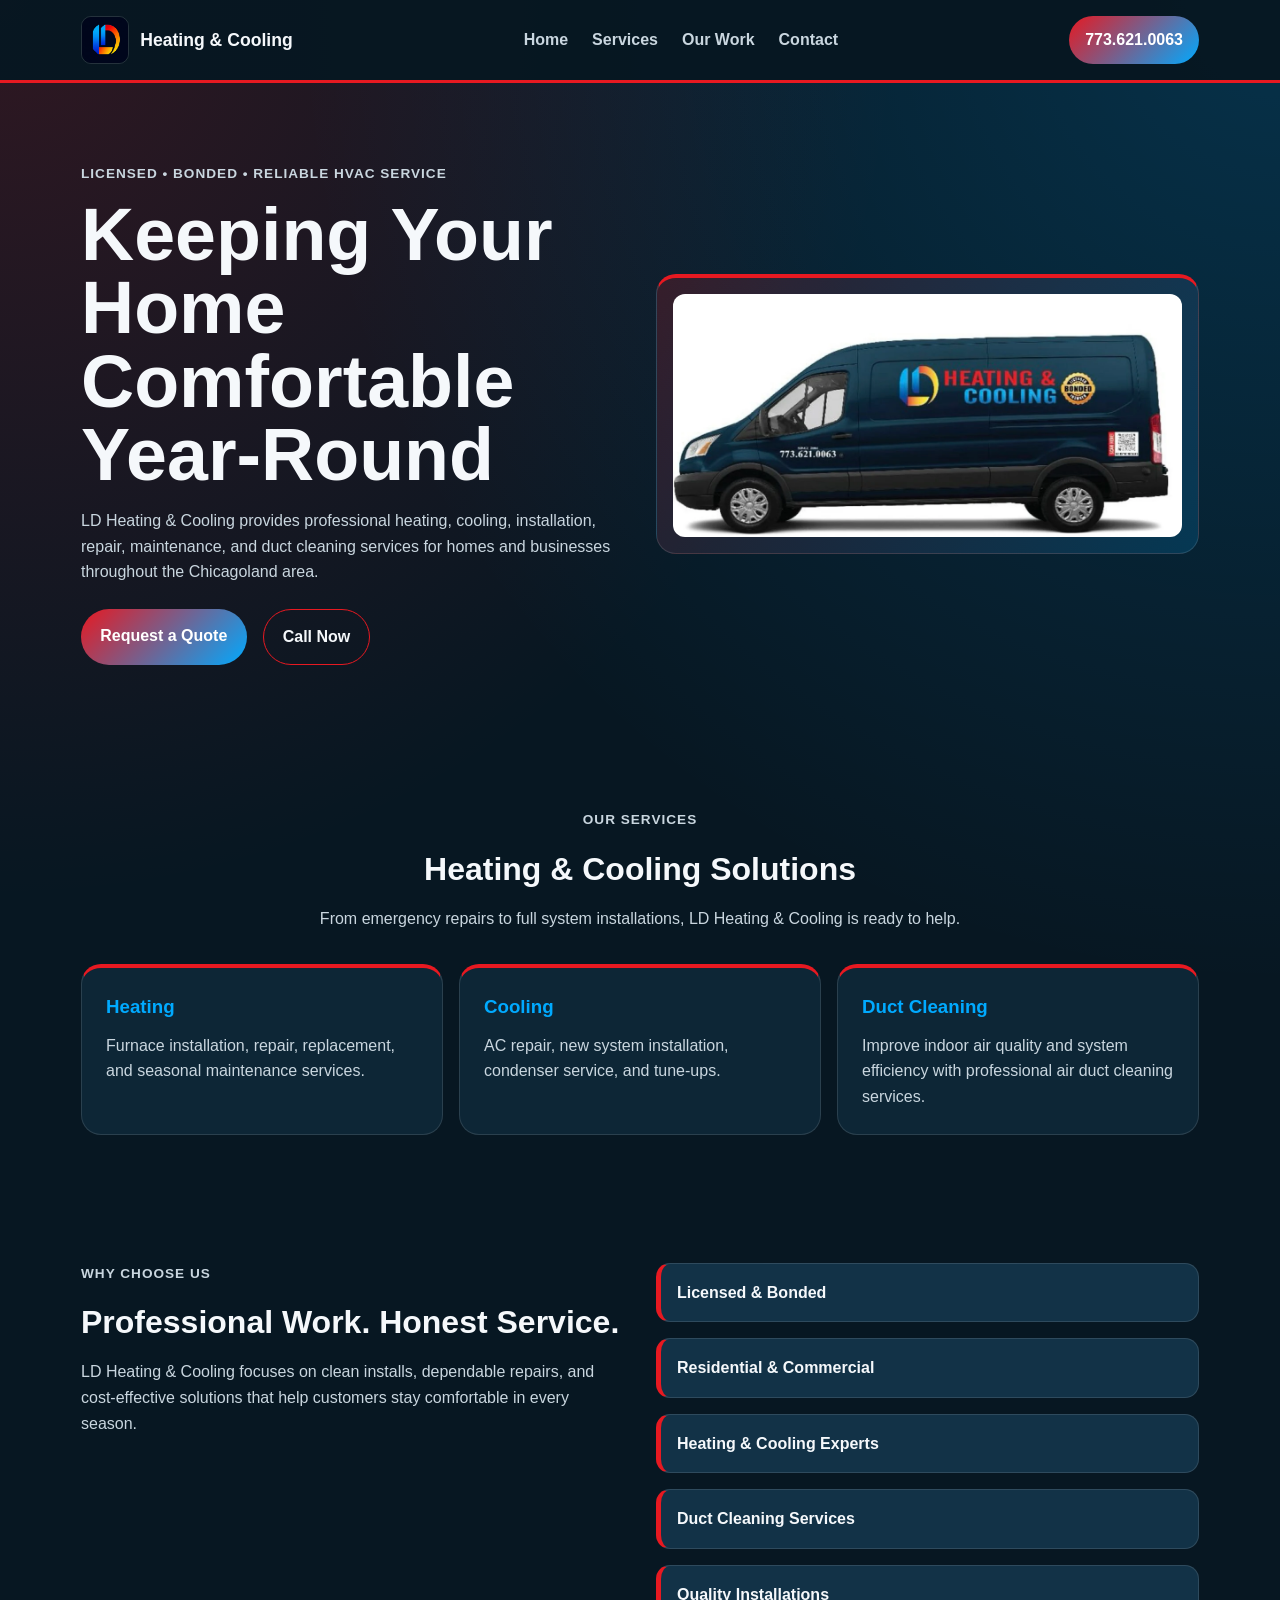
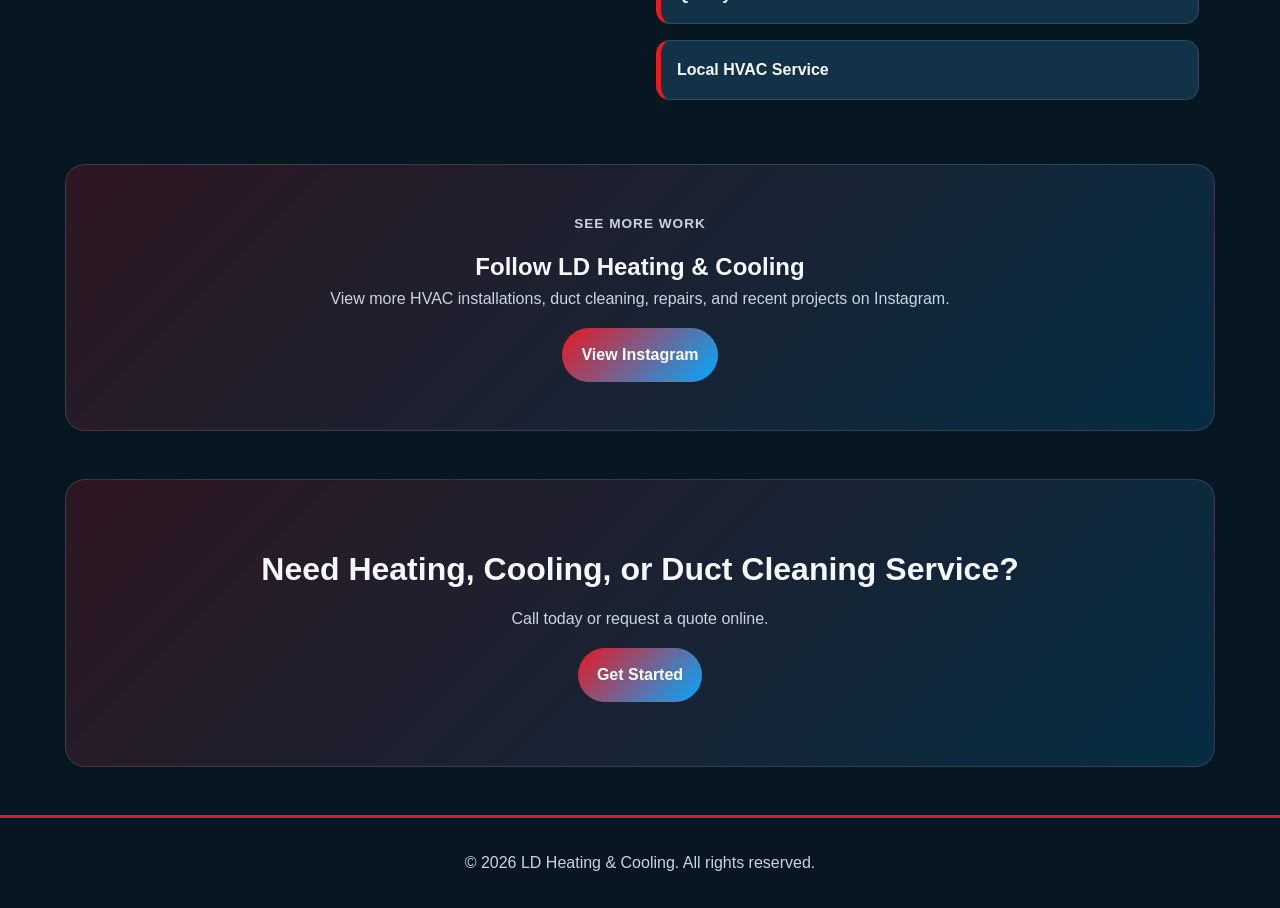
<file: index.html>
<!DOCTYPE html>
<html lang="en">
<head>
  <meta charset="UTF-8">
  <meta name="viewport" content="width=device-width, initial-scale=1.0">
  <title>LD Heating & Cooling</title>
  <link rel="stylesheet" href="styles.css">
</head>

<body>
  <header class="site-header">
    <nav class="navbar">
      <a href="index.html" class="logo">
        <img src="images/LDLogo.png" alt="LD Heating and Cooling logo" class="logo-img">
        <span>Heating & Cooling</span>
      </a>

      <ul class="nav-links">
        <li><a href="index.html">Home</a></li>
        <li><a href="services.html">Services</a></li>
        <li><a href="gallery.html">Our Work</a></li>
        <li><a href="contact.html">Contact</a></li>
      </ul>

      <a href="tel:7736210063" class="nav-phone">773.621.0063</a>
    </nav>
  </header>

  <main>

    <section class="hero">
      <div class="hero-content">
        <p class="eyebrow">Licensed • Bonded • Reliable HVAC Service</p>

        <h1>Keeping Your Home Comfortable Year-Round</h1>

        <p>
          LD Heating & Cooling provides professional heating, cooling,
          installation, repair, maintenance, and duct cleaning services
          for homes and businesses throughout the Chicagoland area.
        </p>

        <div class="hero-buttons">
          <a href="contact.html" class="btn primary">Request a Quote</a>
          <a href="tel:7736210063" class="btn secondary">Call Now</a>
        </div>
      </div>

      <div class="hero-image">
        <img src="images/LDvan.webp" alt="LD Heating and Cooling service truck">
      </div>
    </section>

    <section class="services-preview">
      <div class="section-heading">
        <p class="eyebrow">Our Services</p>

        <h2>Heating & Cooling Solutions</h2>

        <p>
          From emergency repairs to full system installations,
          LD Heating & Cooling is ready to help.
        </p>
      </div>

      <div class="service-grid">

        <article class="service-card">
          <h3>Heating</h3>

          <p>
            Furnace installation, repair, replacement,
            and seasonal maintenance services.
          </p>
        </article>

        <article class="service-card">
          <h3>Cooling</h3>

          <p>
            AC repair, new system installation,
            condenser service, and tune-ups.
          </p>
        </article>

        <article class="service-card">
          <h3>Duct Cleaning</h3>

          <p>
            Improve indoor air quality and system efficiency
            with professional air duct cleaning services.
          </p>
        </article>

      </div>
    </section>

    <section class="why-us">
      <div>
        <p class="eyebrow">Why Choose Us</p>

        <h2>Professional Work. Honest Service.</h2>

        <p>
          LD Heating & Cooling focuses on clean installs,
          dependable repairs, and cost-effective solutions
          that help customers stay comfortable in every season.
        </p>
      </div>

      <div class="why-list">
        <div>Licensed & Bonded</div>
        <div>Residential & Commercial</div>
        <div>Heating & Cooling Experts</div>
        <div>Duct Cleaning Services</div>
        <div>Quality Installations</div>
        <div>Local HVAC Service</div>
      </div>
    </section>
<section class="social-section">

  <p class="eyebrow">See More Work</p>

  <h2>Follow LD Heating & Cooling</h2>

  <p>
    View more HVAC installations, duct cleaning,
    repairs, and recent projects on Instagram.
  </p>

  <a
    href="https://www.instagram.com/ldheatingandcooling/"
    target="_blank"
    class="btn primary"
  >
    View Instagram
  </a>

</section>
    <section class="cta">
      <h2>Need Heating, Cooling, or Duct Cleaning Service?</h2>

      <p>
        Call today or request a quote online.
      </p>

      <a href="contact.html" class="btn primary">
        Get Started
      </a>
    </section>

  </main>

  <footer>
    <p>&copy; 2026 LD Heating & Cooling. All rights reserved.</p>
  </footer>
</body>
</html>
</file>
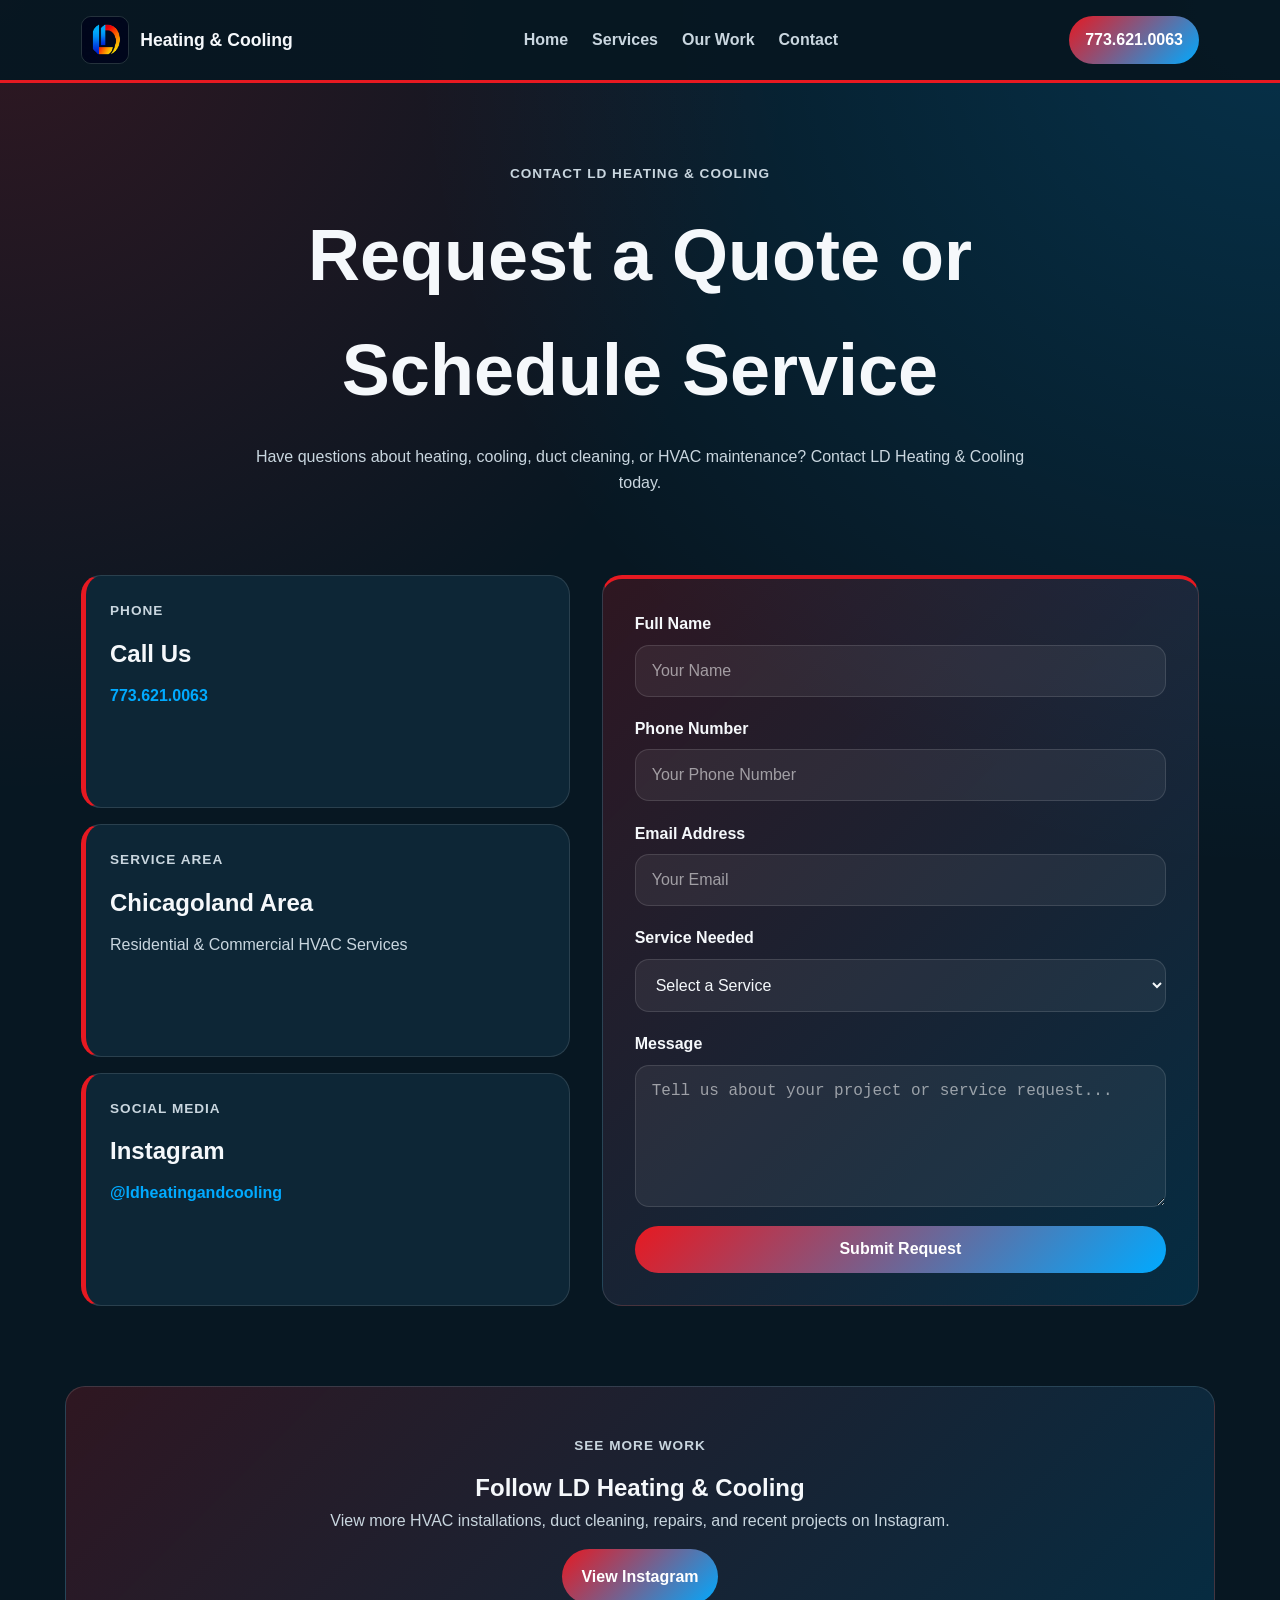
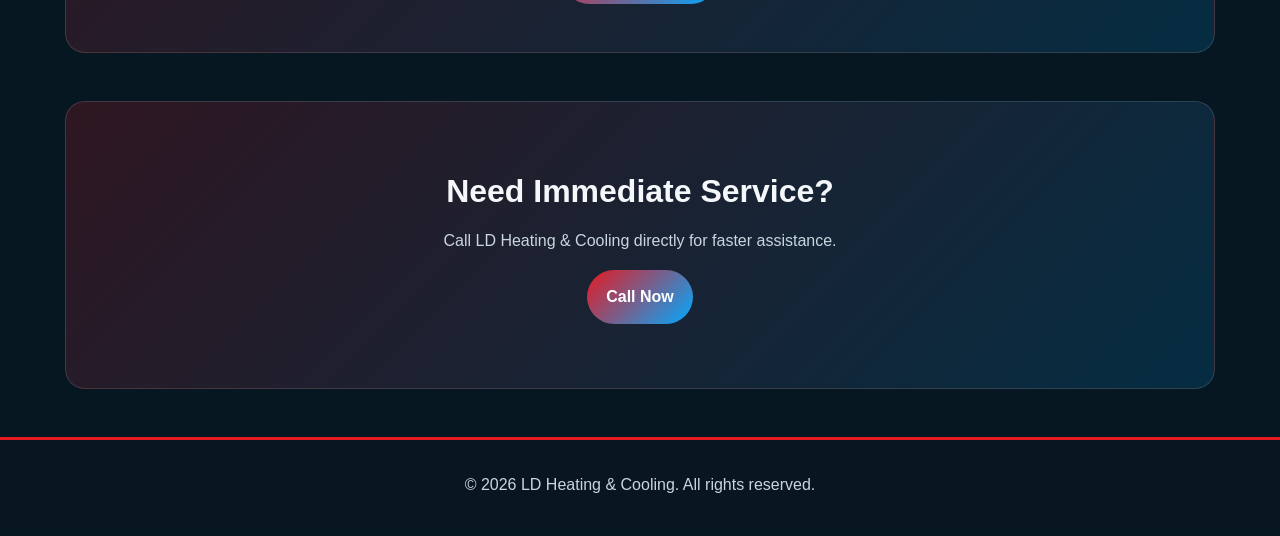
<file: contact.html>
<!DOCTYPE html>
<html lang="en">
<head>
  <meta charset="UTF-8">
  <meta name="viewport" content="width=device-width, initial-scale=1.0">
  <title>Contact | LD Heating & Cooling</title>
  <link rel="stylesheet" href="styles.css">
</head>

<body>

  <header class="site-header">
    <nav class="navbar">

      <a href="index.html" class="logo">
        <img src="images/LDLogo.png" alt="LD Heating and Cooling logo" class="logo-img">
        <span>Heating & Cooling</span>
      </a>

      <ul class="nav-links">
        <li><a href="index.html">Home</a></li>
        <li><a href="services.html">Services</a></li>
        <li><a href="gallery.html">Our Work</a></li>
        <li><a href="contact.html">Contact</a></li>
      </ul>

      <a href="tel:7736210063" class="nav-phone">773.621.0063</a>

    </nav>
  </header>

  <main>

    <!-- HERO -->

    <section class="page-hero">

      <div class="page-hero-content">

        <p class="eyebrow">Contact LD Heating & Cooling</p>

        <h1>Request a Quote or Schedule Service</h1>

        <p>
          Have questions about heating, cooling,
          duct cleaning, or HVAC maintenance?
          Contact LD Heating & Cooling today.
        </p>

      </div>

    </section>

    <!-- CONTACT SECTION -->

    <section class="contact-section">

      <!-- LEFT SIDE -->

      <div class="contact-info">

        <div class="contact-card">

          <p class="eyebrow">Phone</p>

          <h2>Call Us</h2>

          <a href="tel:7736210063" class="contact-link">
            773.621.0063
          </a>

        </div>

        <div class="contact-card">

          <p class="eyebrow">Service Area</p>

          <h2>Chicagoland Area</h2>

          <p>
            Residential & Commercial HVAC Services
          </p>

        </div>

        <div class="contact-card">

          <p class="eyebrow">Social Media</p>

          <h2>Instagram</h2>

          <a
            href="https://www.instagram.com/ldheatingandcooling/"
            target="_blank"
            class="contact-link"
          >
            @ldheatingandcooling
          </a>

        </div>

      </div>

      <!-- RIGHT SIDE -->

      <div class="contact-form-wrapper">

        <form class="contact-form">

          <div class="form-group">
            <label for="name">Full Name</label>

            <input
              type="text"
              id="name"
              name="name"
              placeholder="Your Name"
              required
            >
          </div>

          <div class="form-group">
            <label for="phone">Phone Number</label>

            <input
              type="tel"
              id="phone"
              name="phone"
              placeholder="Your Phone Number"
              required
            >
          </div>

          <div class="form-group">
            <label for="email">Email Address</label>

            <input
              type="email"
              id="email"
              name="email"
              placeholder="Your Email"
            >
          </div>

          <div class="form-group">
            <label for="service">Service Needed</label>

            <select id="service" name="service">

              <option value="">Select a Service</option>

              <option value="heating">
                Heating Service
              </option>

              <option value="cooling">
                Cooling Service
              </option>

              <option value="duct-cleaning">
                Duct Cleaning
              </option>

              <option value="maintenance">
                HVAC Maintenance
              </option>

              <option value="other">
                Other
              </option>

            </select>
          </div>

          <div class="form-group">
            <label for="message">Message</label>

            <textarea
              id="message"
              name="message"
              rows="6"
              placeholder="Tell us about your project or service request..."
            ></textarea>
          </div>

          <button type="submit" class="btn primary">
            Submit Request
          </button>

        </form>

      </div>

    </section>

    <!-- CTA -->
<section class="social-section">

  <p class="eyebrow">See More Work</p>

  <h2>Follow LD Heating & Cooling</h2>

  <p>
    View more HVAC installations, duct cleaning,
    repairs, and recent projects on Instagram.
  </p>

  <a
    href="https://www.instagram.com/ldheatingandcooling/"
    target="_blank"
    class="btn primary"
  >
    View Instagram
  </a>

</section>
    <section class="cta">

      <h2>Need Immediate Service?</h2>

      <p>
        Call LD Heating & Cooling directly for faster assistance.
      </p>

      <a href="tel:7736210063" class="btn primary">
        Call Now
      </a>

    </section>

  </main>

  <footer>
    <p>&copy; 2026 LD Heating & Cooling. All rights reserved.</p>
  </footer>

</body>
</html>
</file>
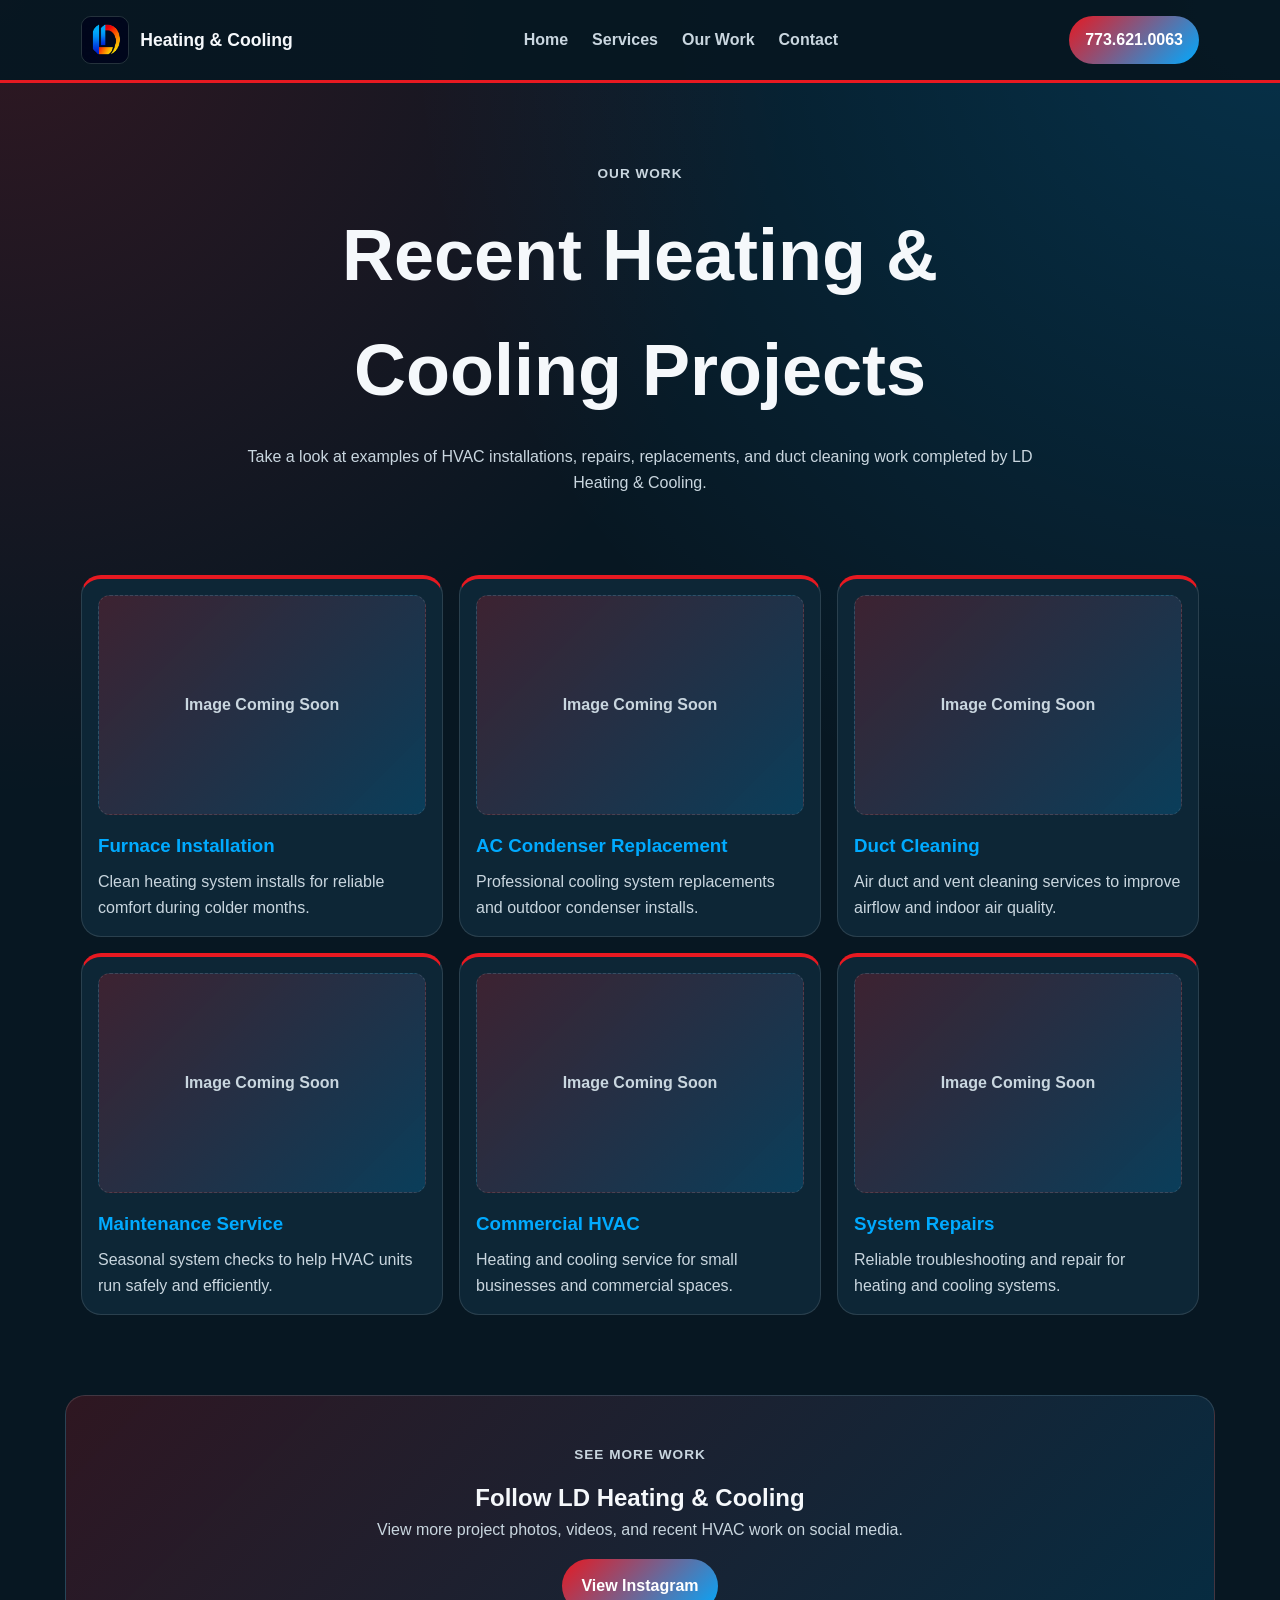
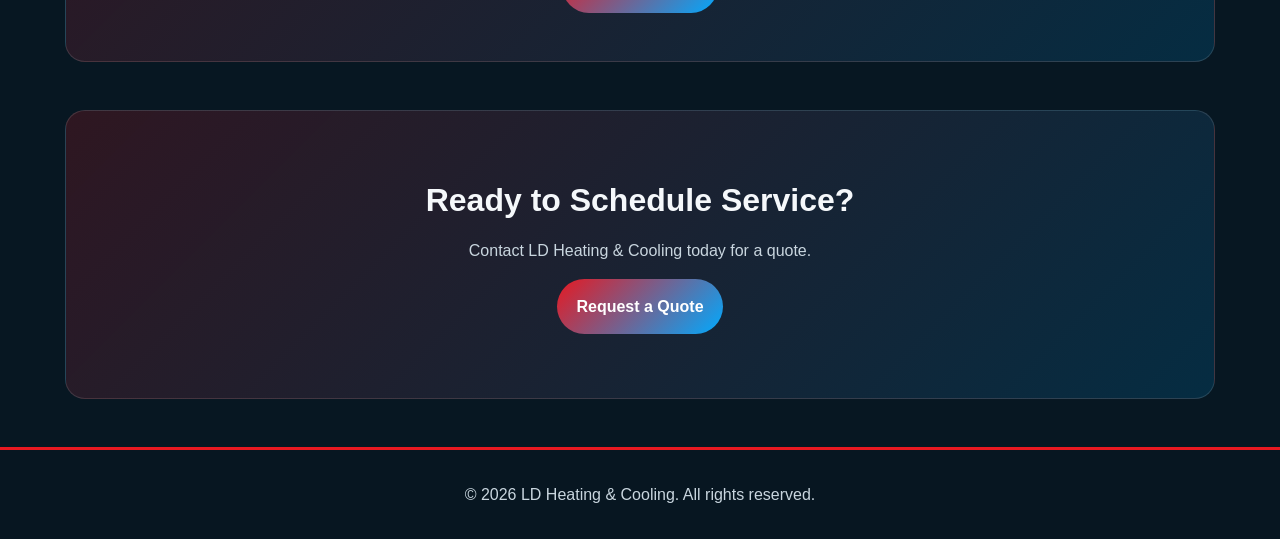
<file: gallery.html>
<!DOCTYPE html>
<html lang="en">
<head>
  <meta charset="UTF-8">
  <meta name="viewport" content="width=device-width, initial-scale=1.0">
  <title>Our Work | LD Heating & Cooling</title>
  <link rel="stylesheet" href="styles.css">
</head>

<body>
  <header class="site-header">
    <nav class="navbar">
      <a href="index.html" class="logo">
        <img src="images/LDLogo.png" alt="LD Heating and Cooling logo" class="logo-img">
        <span>Heating & Cooling</span>
      </a>

      <ul class="nav-links">
        <li><a href="index.html">Home</a></li>
        <li><a href="services.html">Services</a></li>
        <li><a href="gallery.html">Our Work</a></li>
        <li><a href="contact.html">Contact</a></li>
      </ul>

      <a href="tel:7736210063" class="nav-phone">773.621.0063</a>
    </nav>
  </header>

  <main>
    <section class="page-hero">
      <div class="page-hero-content">
        <p class="eyebrow">Our Work</p>
        <h1>Recent Heating & Cooling Projects</h1>
        <p>
          Take a look at examples of HVAC installations, repairs,
          replacements, and duct cleaning work completed by LD Heating & Cooling.
        </p>
      </div>
    </section>

    <section class="work-gallery">
      <article class="work-card">
        <div class="work-placeholder">Image Coming Soon</div>
        <h3>Furnace Installation</h3>
        <p>Clean heating system installs for reliable comfort during colder months.</p>
      </article>

      <article class="work-card">
        <div class="work-placeholder">Image Coming Soon</div>
        <h3>AC Condenser Replacement</h3>
        <p>Professional cooling system replacements and outdoor condenser installs.</p>
      </article>

      <article class="work-card">
        <div class="work-placeholder">Image Coming Soon</div>
        <h3>Duct Cleaning</h3>
        <p>Air duct and vent cleaning services to improve airflow and indoor air quality.</p>
      </article>

      <article class="work-card">
        <div class="work-placeholder">Image Coming Soon</div>
        <h3>Maintenance Service</h3>
        <p>Seasonal system checks to help HVAC units run safely and efficiently.</p>
      </article>

      <article class="work-card">
        <div class="work-placeholder">Image Coming Soon</div>
        <h3>Commercial HVAC</h3>
        <p>Heating and cooling service for small businesses and commercial spaces.</p>
      </article>

      <article class="work-card">
        <div class="work-placeholder">Image Coming Soon</div>
        <h3>System Repairs</h3>
        <p>Reliable troubleshooting and repair for heating and cooling systems.</p>
      </article>
    </section>

    <section class="social-section">
      <p class="eyebrow">See More Work</p>
      <h2>Follow LD Heating & Cooling</h2>
      <p>
        View more project photos, videos, and recent HVAC work on social media.
      </p>

      <a href="https://www.instagram.com/ldheatingandcooling/" target="_blank" class="btn primary">
        View Instagram
      </a>
    </section>

    <section class="cta">
      <h2>Ready to Schedule Service?</h2>
      <p>Contact LD Heating & Cooling today for a quote.</p>
      <a href="contact.html" class="btn primary">Request a Quote</a>
    </section>
  </main>

  <footer>
    <p>&copy; 2026 LD Heating & Cooling. All rights reserved.</p>
  </footer>
</body>
</html>
</file>
<file: styles.css>
* {
  margin: 0;
  padding: 0;
  box-sizing: border-box;
}

:root {
  --bg: #071722;
  --bg-soft: #0d2636;
  --panel: #123247;
  --text: #f5f8fb;
  --muted: #c9d6df;
  --blue: #00aaff;
  --orange: #ffb02e;
  --red: #e71921;
  --red-dark: #a80f16;
  --border: rgba(255, 255, 255, 0.12);
  --radius: 20px;
  --max-width: 1150px;
}

body {
  font-family: Arial, Helvetica, sans-serif;
  background:
    radial-gradient(circle at top left, rgba(231, 25, 33, 0.18), transparent 32%),
    radial-gradient(circle at top right, rgba(0, 170, 255, 0.18), transparent 35%),
    var(--bg);
  color: var(--text);
  line-height: 1.6;
}

a {
  color: inherit;
  text-decoration: none;
}

img {
  max-width: 100%;
  display: block;
}

.site-header {
  position: sticky;
  top: 0;
  z-index: 100;
  background: rgba(7, 23, 34, 0.96);
  border-bottom: 3px solid var(--red);
}

.navbar {
  max-width: var(--max-width);
  margin: 0 auto;
  padding: 1rem;
  display: flex;
  align-items: center;
  justify-content: space-between;
  gap: 1rem;
}

.logo {
  display: flex;
  align-items: center;
  gap: 0.7rem;
  font-weight: 800;
  font-size: 1.1rem;
}

.logo-img {
  width: 48px;
  height: 48px;
  object-fit: cover;
  border-radius: 10px;
  border: 1px solid var(--border);
}

.nav-links {
  list-style: none;
  display: flex;
  gap: 1.5rem;
}

.nav-links a {
  color: var(--muted);
  font-weight: 600;
  transition: color 0.2s ease;
}

.nav-links a:hover {
  color: var(--red);
}

.nav-phone {
  background: linear-gradient(135deg, var(--red), var(--blue));
  color: #fff;
  padding: 0.7rem 1rem;
  border-radius: 999px;
  font-weight: 800;
}

.hero {
  max-width: var(--max-width);
  margin: 0 auto;
  padding: 5rem 1rem;
  display: grid;
  grid-template-columns: 1fr 1fr;
  gap: 2rem;
  align-items: center;
}

.eyebrow {
  color: var(--orange);
  font-weight: 800;
  text-transform: uppercase;
  letter-spacing: 1px;
  font-size: 0.85rem;
  margin-bottom: 0.8rem;
}

.hero h1 {
  font-size: clamp(2.4rem, 6vw, 4.6rem);
  line-height: 1;
  margin-bottom: 1rem;
}

.hero p {
  color: var(--muted);
  max-width: 600px;
}

.hero-buttons {
  display: flex;
  gap: 1rem;
  margin-top: 1.5rem;
  flex-wrap: wrap;
}

.btn {
  display: inline-block;
  padding: 0.9rem 1.2rem;
  border-radius: 999px;
  font-weight: 800;
  transition: transform 0.2s ease, opacity 0.2s ease;
}

.btn:hover {
  transform: translateY(-2px);
  opacity: 0.9;
}

.btn.primary {
  background: linear-gradient(135deg, var(--red), var(--blue));
  color: #fff;
}

.btn.secondary {
  border: 1px solid var(--red);
  color: var(--text);
}

.hero-image {
  background: linear-gradient(135deg, rgba(231, 25, 33, 0.18), rgba(0, 170, 255, 0.16));
  border: 1px solid var(--border);
  border-top: 4px solid var(--red);
  border-radius: var(--radius);
  padding: 1rem;
}

.hero-image img {
  border-radius: calc(var(--radius) - 8px);
}

.services-preview,
.why-us,
.cta {
  max-width: var(--max-width);
  margin: 0 auto;
  padding: 4rem 1rem;
}

.section-heading {
  text-align: center;
  max-width: 700px;
  margin: 0 auto 2rem;
}

.section-heading h2,
.why-us h2,
.cta h2 {
  font-size: 2rem;
  margin-bottom: 0.7rem;
}

.section-heading p,
.why-us p,
.cta p {
  color: var(--muted);
}

.service-grid {
  display: grid;
  grid-template-columns: repeat(3, 1fr);
  gap: 1rem;
}

.service-card {
  background: var(--bg-soft);
  border: 1px solid var(--border);
  border-top: 4px solid var(--red);
  border-radius: var(--radius);
  padding: 1.5rem;
}

.service-card h3 {
  color: var(--blue);
  margin-bottom: 0.7rem;
}

.service-card p {
  color: var(--muted);
}

.why-us {
  display: grid;
  grid-template-columns: 1fr 1fr;
  gap: 2rem;
}

.why-list {
  display: grid;
  gap: 1rem;
}

.why-list div {
  background: var(--panel);
  border: 1px solid var(--border);
  border-left: 5px solid var(--red);
  border-radius: 14px;
  padding: 1rem;
  font-weight: 800;
}

.cta {
  text-align: center;
  background: linear-gradient(135deg, rgba(231, 25, 33, 0.18), rgba(0, 170, 255, 0.15));
  border: 1px solid var(--border);
  border-radius: var(--radius);
  margin-bottom: 3rem;
}

.cta .btn {
  margin-top: 1rem;
}

footer {
  text-align: center;
  padding: 2rem 1rem;
  border-top: 3px solid var(--red);
  color: var(--muted);
  background: rgba(7, 23, 34, 0.9);
}

@media (max-width: 800px) {
  .navbar {
    flex-wrap: wrap;
  }

  .logo {
    width: 100%;
    justify-content: center;
  }

  .nav-links {
    width: 100%;
    justify-content: center;
    flex-wrap: wrap;
    gap: 1rem;
  }

  .nav-phone {
    width: 100%;
    text-align: center;
  }

  .hero {
    grid-template-columns: 1fr;
    padding: 3rem 1rem;
  }

  .hero h1 {
    font-size: 2.6rem;
  }

  .service-grid,
  .why-us {
    grid-template-columns: 1fr;
  }

  .hero-buttons .btn {
    width: 100%;
    text-align: center;
  }
}

.page-hero {
  padding: 5rem 1rem 3rem;
  text-align: center;
}

.page-hero-content {
  max-width: 800px;
  margin: 0 auto;
}

.page-hero h1 {
  font-size: clamp(2.5rem, 6vw, 4.5rem);
  margin-bottom: 1rem;
}

.page-hero p {
  color: var(--muted);
}

.services-page {
  max-width: var(--max-width);
  margin: 0 auto;
  padding: 2rem 1rem 5rem;
  display: grid;
  gap: 4rem;
}

.service-item {
  display: grid;
  grid-template-columns: 1fr 1fr;
  gap: 2rem;
  align-items: center;
}

.service-item.reverse .service-text {
  order: 2;
}

.service-item.reverse .service-image {
  order: 1;
}

.service-text h2 {
  font-size: 2rem;
  margin-bottom: 1rem;
}

.service-text p {
  color: var(--muted);
  margin-bottom: 1.2rem;
}

.service-text ul {
  display: grid;
  gap: 0.7rem;
  padding-left: 1.2rem;
}

.service-text li {
  color: var(--text);
}

.service-image {
  background: linear-gradient(
    135deg,
    rgba(231, 25, 33, 0.18),
    rgba(0, 170, 255, 0.16)
  );

  border: 1px solid var(--border);
  border-top: 4px solid var(--red);
  border-radius: var(--radius);
  padding: 1rem;
}

.service-image img {
  width: 100%;
  height: 100%;
  object-fit: cover;
  border-radius: calc(var(--radius) - 8px);
}

@media (max-width: 900px) {

  .service-item,
  .service-item.reverse {
    grid-template-columns: 1fr;
  }

  .service-item.reverse .service-text,
  .service-item.reverse .service-image {
    order: unset;
  }

}

.work-gallery {
  max-width: var(--max-width);
  margin: 0 auto;
  padding: 2rem 1rem 5rem;
  display: grid;
  grid-template-columns: repeat(3, 1fr);
  gap: 1rem;
}

.work-card {
  background: var(--bg-soft);
  border: 1px solid var(--border);
  border-top: 4px solid var(--red);
  border-radius: var(--radius);
  padding: 1rem;
}

.work-placeholder {
  min-height: 220px;
  background: linear-gradient(
    135deg,
    rgba(231, 25, 33, 0.22),
    rgba(0, 170, 255, 0.18)
  );
  border: 1px dashed var(--border);
  border-radius: calc(var(--radius) - 8px);
  display: grid;
  place-items: center;
  color: var(--muted);
  font-weight: 800;
  margin-bottom: 1rem;
}

.work-card h3 {
  color: var(--blue);
  margin-bottom: 0.5rem;
}

.work-card p {
  color: var(--muted);
}

.social-section {
  max-width: var(--max-width);
  margin: 0 auto 3rem;
  padding: 3rem 1rem;
  text-align: center;
  background: linear-gradient(
    135deg,
    rgba(231, 25, 33, 0.18),
    rgba(0, 170, 255, 0.15)
  );
  border: 1px solid var(--border);
  border-radius: var(--radius);
}

.social-section p {
  color: var(--muted);
}

.social-section .btn {
  margin-top: 1rem;
}

@media (max-width: 900px) {
  .work-gallery {
    grid-template-columns: 1fr 1fr;
  }
}

@media (max-width: 600px) {
  .work-gallery {
    grid-template-columns: 1fr;
  }
}

.contact-section {
  max-width: var(--max-width);
  margin: 0 auto;
  padding: 2rem 1rem 5rem;

  display: grid;
  grid-template-columns: 0.9fr 1.1fr;
  gap: 2rem;
}

.contact-info {
  display: grid;
  gap: 1rem;
}

.contact-card {
  background: var(--bg-soft);

  border: 1px solid var(--border);
  border-left: 5px solid var(--red);

  border-radius: var(--radius);

  padding: 1.5rem;
}

.contact-card h2 {
  margin-bottom: 0.6rem;
}

.contact-card p {
  color: var(--muted);
}

.contact-link {
  color: var(--blue);
  font-weight: 800;
}

.contact-form-wrapper {
  background: linear-gradient(
    135deg,
    rgba(231, 25, 33, 0.18),
    rgba(0, 170, 255, 0.15)
  );

  border: 1px solid var(--border);
  border-top: 4px solid var(--red);

  border-radius: var(--radius);

  padding: 2rem;
}

.contact-form {
  display: grid;
  gap: 1.2rem;
}

.form-group {
  display: grid;
  gap: 0.5rem;
}

.form-group label {
  font-weight: 700;
}

.form-group input,
.form-group select,
.form-group textarea {
  width: 100%;

  background: rgba(255, 255, 255, 0.06);

  border: 1px solid var(--border);

  border-radius: 14px;

  padding: 1rem;

  color: var(--text);

  font-size: 1rem;

  outline: none;
}

.form-group input::placeholder,
.form-group textarea::placeholder {
  color: rgba(255, 255, 255, 0.55);
}

.form-group input:focus,
.form-group select:focus,
.form-group textarea:focus {
  border-color: var(--blue);
}

.form-group textarea {
  resize: vertical;
}

.contact-form button {
  border: none;
  cursor: pointer;
  font-size: 1rem;
}

@media (max-width: 900px) {

  .contact-section {
    grid-template-columns: 1fr;
  }

}
</file>
